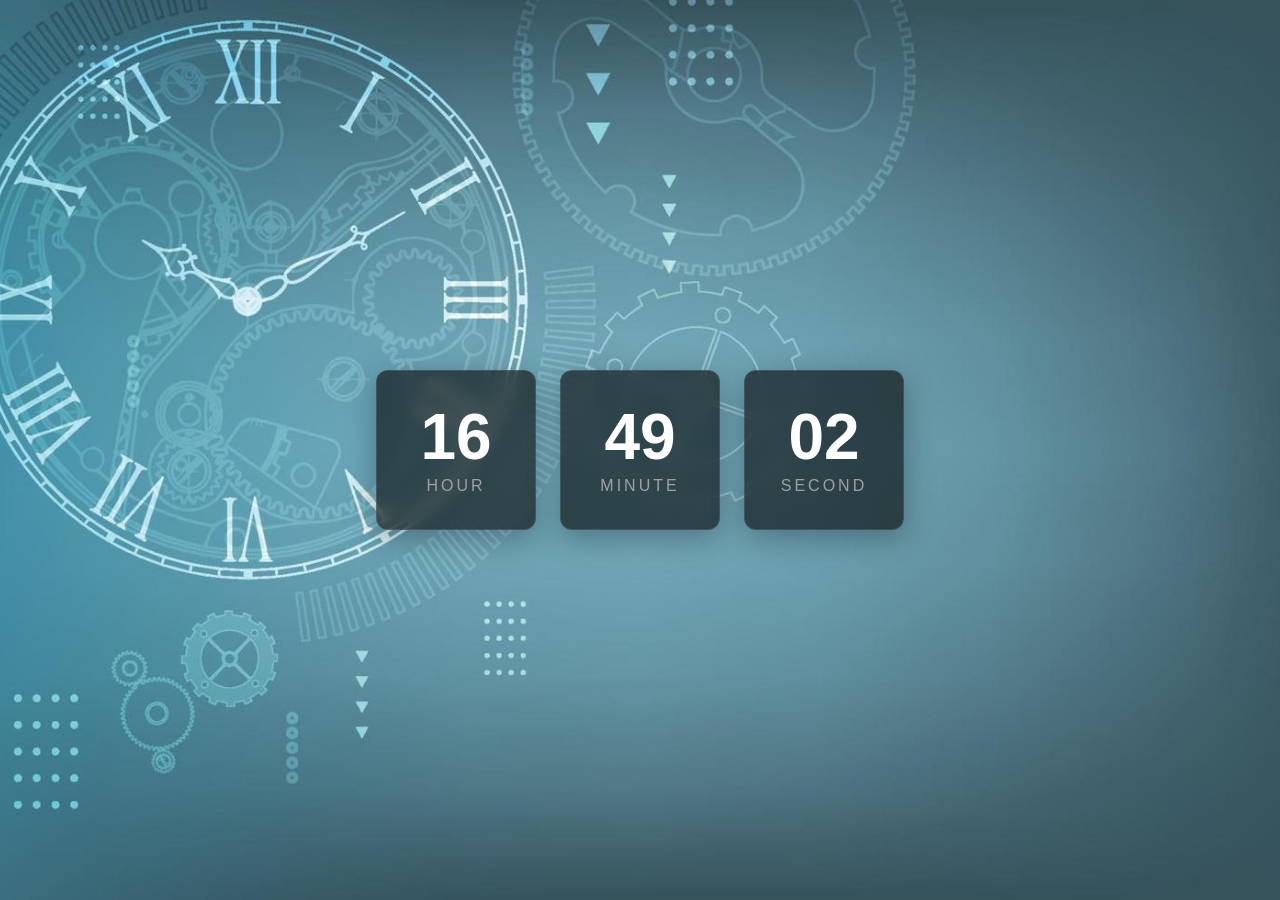
<file: FrontEnd_Clock/index.html>
<!DOCTYPE html>
<html lang="pt-BR">
<head>
  <meta charset="UTF-8">
  <meta name="viewport" content="width=device-width, initial-scale=1.0">
  <title>Clock Room</title>
  <link rel="stylesheet" href="style.css">
</head>
<body>

  <main class="clock-container">
    <div class="time-box">
      <span id="display-hour" class="number">00</span>
      <span class="label">Hour</span>
    </div>
    
    <div class="time-box">
      <span id="display-minute" class="number">00</span>
      <span class="label">Minute</span>
    </div>
    
    <div class="time-box">
      <span id="display-second" class="number">00</span>
      <span class="label">Second</span>
    </div>
  </main>

  <script src="script.js"></script>
</body>
</html>
</file>
<file: FrontEnd_Clock/style.css>
* {
  margin: 0;
  padding: 0;
  box-sizing: border-box;
}

body {
  background-image: url('background.png');
  background-size: cover;
  background-position: center;
  background-repeat: no-repeat;
  min-height: 100vh;
  display: flex;
  justify-content: center;
  align-items: center;
  font-family: 'Arial', sans-serif; 
}

.clock-container {
  display: flex;
  gap: 24px;
}

.time-box {
  width: 160px;
  height: 160px;
  background: rgba(0, 0, 0, 0.6);
  backdrop-filter: blur(8px);
  -webkit-backdrop-filter: blur(8px);
  border: 1px solid rgba(255, 255, 255, 0.1);
  border-radius: 12px;
  display: flex;
  flex-direction: column;
  justify-content: center;
  align-items: center;
  color: #ffffff;
  box-shadow: 0 8px 32px rgba(0, 0, 0, 0.3);
}

.number {
  font-size: 4rem;
  font-weight: bold;
  line-height: 1;
}

.label {
  font-size: 1rem;
  margin-top: 8px;
  color: #a0a0a0;
  text-transform: uppercase;
  letter-spacing: 3px;
}
</file>
